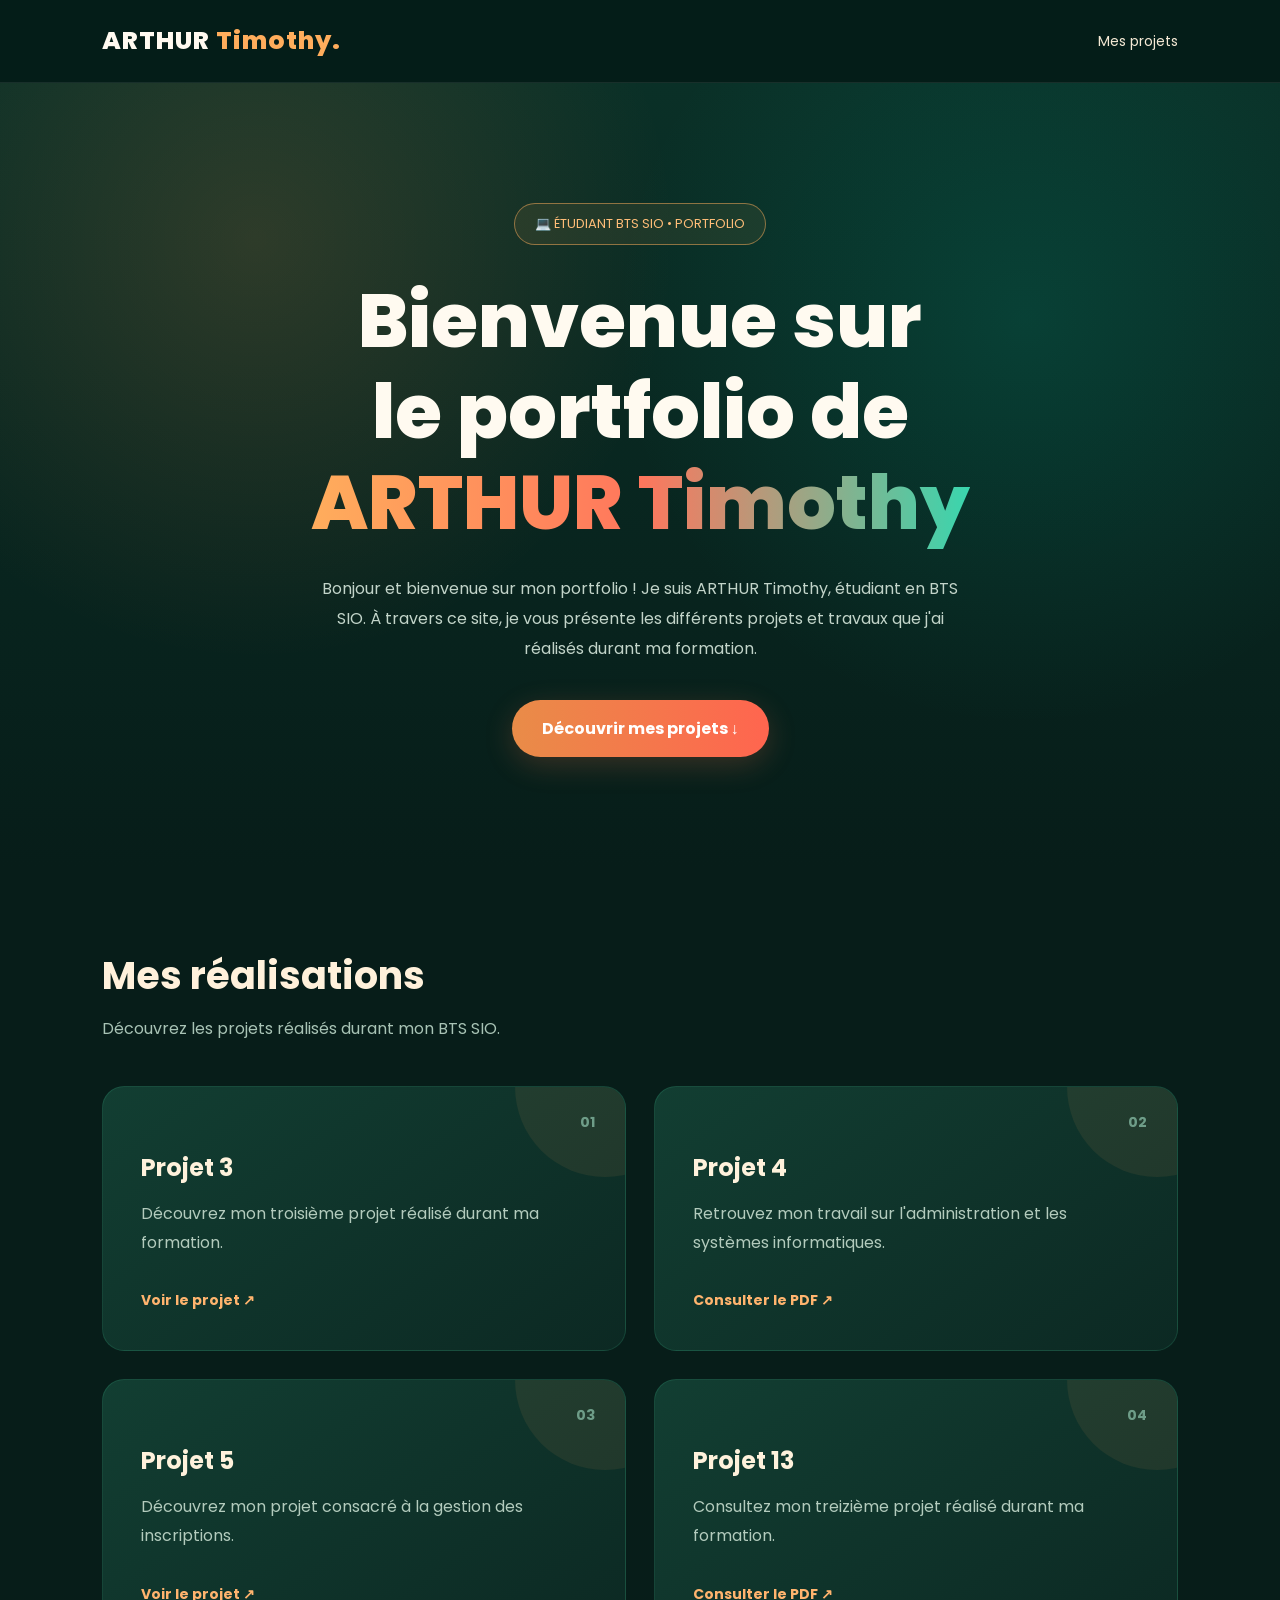
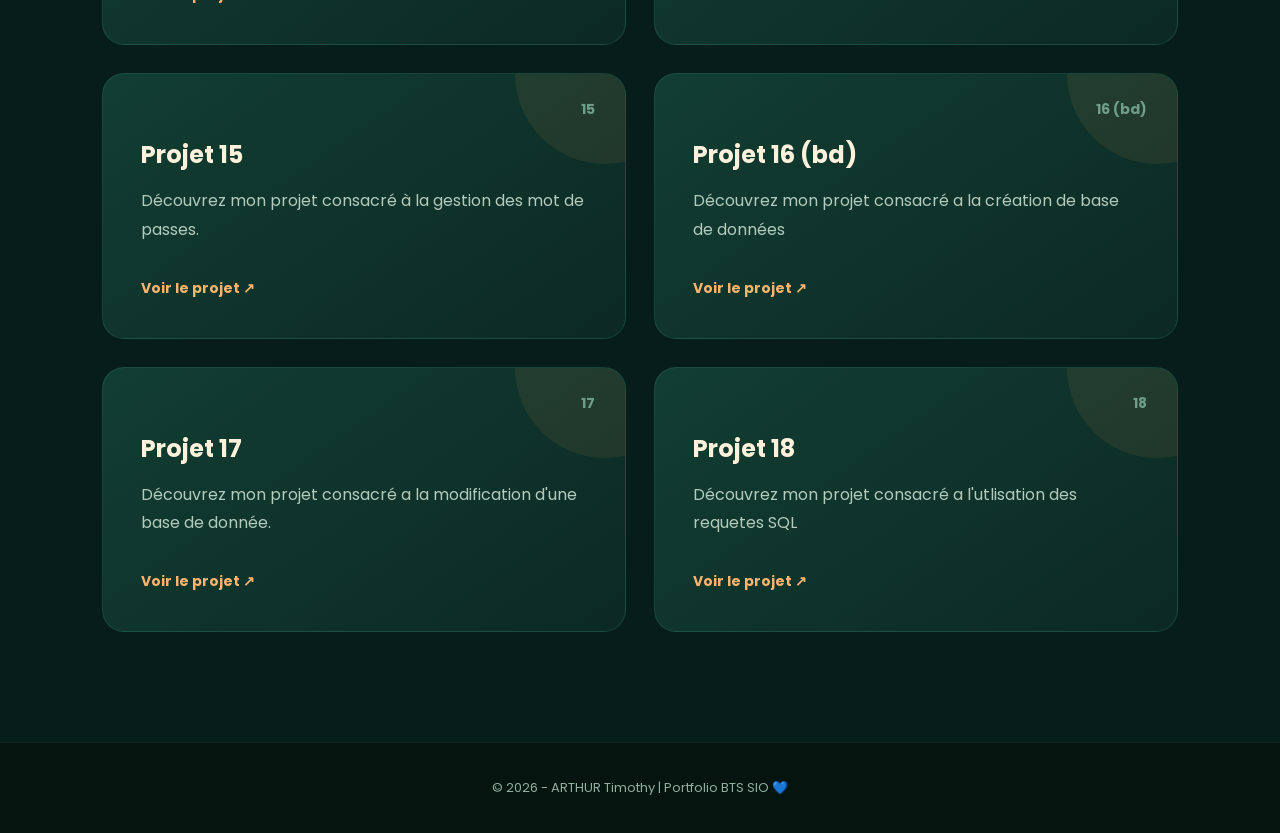
<file: index.html>
<!DOCTYPE html>
<html lang="fr">

<head>
    <meta charset="UTF-8">
    <meta name="viewport" content="width=device-width, initial-scale=1.0">

    <title>ARTHUR Timothy | Portfolio BTS SIO</title>

    <meta name="description" content="Portfolio de ARTHUR Timothy, étudiant en BTS SIO. Découvrez mes projets et réalisations informatiques.">

    <link rel="stylesheet" href="style.css">
</head>

<body>

    <!-- NAVIGATION -->
    <header>
        <nav class="navbar">

            <div class="logo">
                ARTHUR <span>Timothy.</span>
            </div>

            <a href="#projets" class="nav-link">
                Mes projets
            </a>

        </nav>
    </header>


    <!-- PRESENTATION -->
    <main>

        <section class="hero">

            <span class="tag">
                💻 ÉTUDIANT BTS SIO • PORTFOLIO
            </span>

            <h1>
                Bienvenue sur<br>
                le portfolio de<br>
                <span>ARTHUR Timothy</span>
            </h1>

            <p>
                Bonjour et bienvenue sur mon portfolio !

                Je suis ARTHUR Timothy, étudiant en BTS SIO.
                À travers ce site, je vous présente les différents
                projets et travaux que j'ai réalisés durant ma formation.
            </p>

            <a href="#projets" class="btn">
                Découvrir mes projets ↓
            </a>

        </section>


        <!-- PROJETS -->
        <section class="projects" id="projets">

            <h2>Mes réalisations</h2>

            <p class="subtitle">
                Découvrez les projets réalisés durant mon BTS SIO.
            </p>


            <div class="project-grid">


                <!-- PROJET 3 -->
                <a href="frame.html" class="project-card">

                    <div class="project-number">01</div>

                    <div class="project-icon"></div>

                    <h3>Projet 3</h3>

                    <p>
                        Découvrez mon troisième projet réalisé
                        durant ma formation.
                    </p>

                    <span class="project-link">
                        Voir le projet ↗
                    </span>

                </a>


                <!-- PROJET 4 -->
                <a href="tp_administration.pdf"
                   target="_blank"
                   class="project-card">

                    <div class="project-number">02</div>

                    <div class="project-icon"></div>

                    <h3>Projet 4</h3>

                    <p>
                        Retrouvez mon travail sur l'administration
                        et les systèmes informatiques.
                    </p>

                    <span class="project-link">
                        Consulter le PDF ↗
                    </span>

                </a>


                <!-- PROJET 5 -->
                <a href="inscrption.html" class="project-card">

                    <div class="project-number">03</div>

                    <div class="project-icon"></div>

                    <h3>Projet 5</h3>

                    <p>
                        Découvrez mon projet consacré
                        à la gestion des inscriptions.
                    </p>

                    <span class="project-link">
                        Voir le projet ↗
                    </span>

                </a>


                <!-- PROJET 13 -->
                <a href="projet13.pdf"
                   target="_blank"
                   class="project-card">

                    <div class="project-number">04</div>

                    <div class="project-icon"></div>

                    <h3>Projet 13</h3>

                    <p>
                        Consultez mon treizième projet
                        réalisé durant ma formation.
                    </p>

                    <span class="project-link">
                        Consulter le PDF ↗
                    </span>

                </a>
                </a>


                <!-- PROJET 15 -->
                <a href="projet15.html" class="project-card">

                    <div class="project-number">15</div>

                    <div class="project-icon"></div>

                    <h3>Projet 15</h3>

                    <p>
                        Découvrez mon projet consacré
                        à la gestion des mot de passes.
                    </p>

                    <span class="project-link">
                        Voir le projet ↗
                    </span>

                </a>
                 <!-- PROJET 16 -->
                <a href="training.html" class="project-card">

                    <div class="project-number">16 (bd)</div>

                    <div class="project-icon"></div>

                    <h3>Projet 16 (bd)</h3>

                    <p>
                        Découvrez mon projet consacré
                        a la création de base de données
                    </p>

                    <span class="project-link">
                        Voir le projet ↗
                    </span>

                </a>

                                </a>
                 <!-- PROJET 17 -->
                <a href="projet17.html" class="project-card">

                    <div class="project-number">17</div>

                    <div class="project-icon"></div>

                    <h3>Projet 17</h3>

                    <p>
                        Découvrez mon projet consacré
                        a la modification d'une base de donnée.
                    </p>

                    <span class="project-link">
                        Voir le projet ↗
                    </span>

                </a>
                                               </a>
                 <!-- PROJET 18 -->
                <a href="TP18.pdf" class="project-card">

                    <div class="project-number">18</div>

                    <div class="project-icon"></div>

                    <h3>Projet 18</h3>

                    <p>
                        Découvrez mon projet consacré
                        a l'utlisation des requetes SQL
                    </p>

                    <span class="project-link">
                        Voir le projet ↗
                    </span>

                </a>



            </div>

        </section>

    </main>


    <!-- FOOTER -->
    <footer>

        <p>
            © 2026 - ARTHUR Timothy
            | Portfolio BTS SIO 💙
        </p>

    </footer>

</body>
</html>
</file>
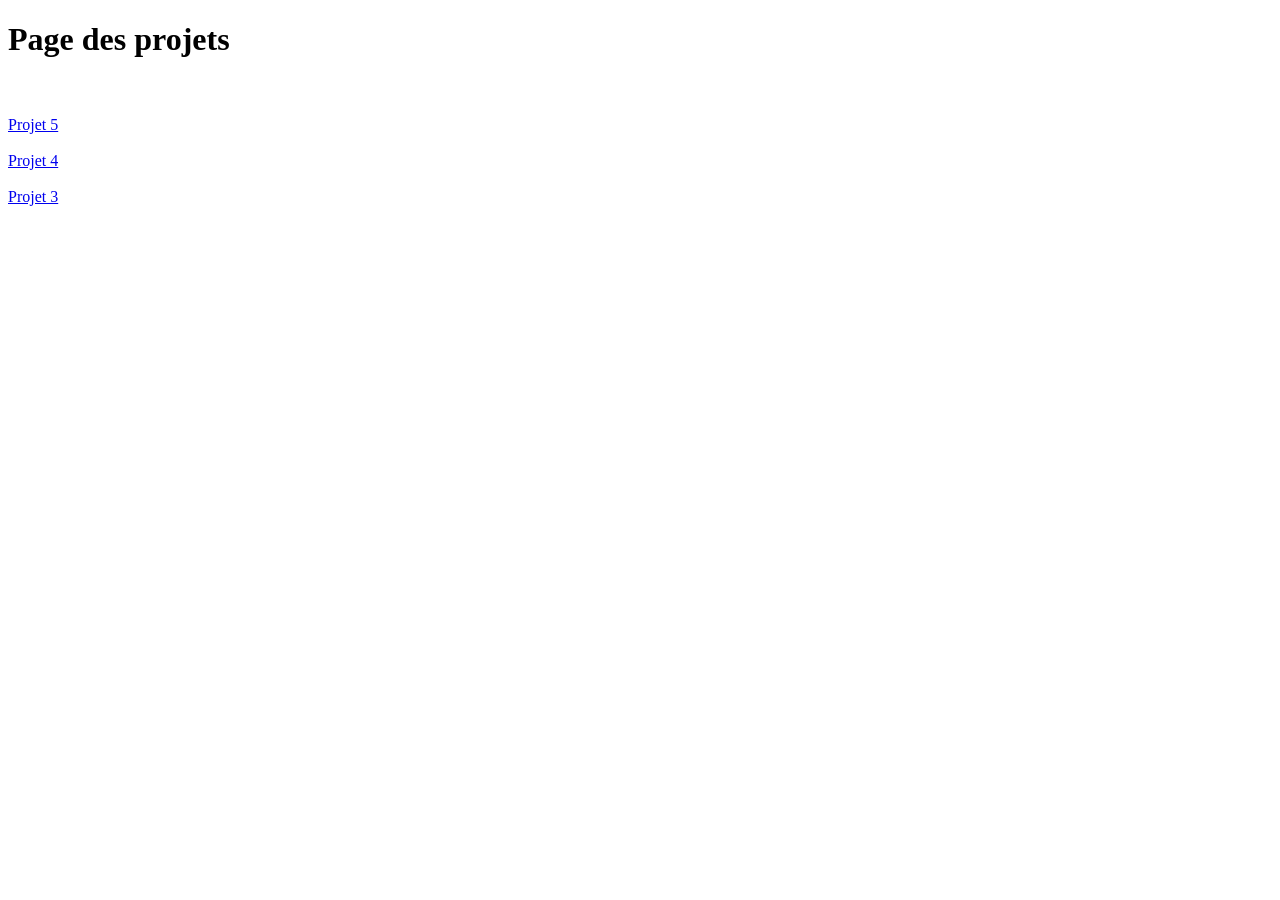
<file: TP/index.html>
<!DOCTYPE html>
<html>
<head>
	<meta charset="utf-8">
	<meta name="viewport" content="width=device-width, initial-scale=1">
	<title>Page des projets</title>
</head>
<body>
	<h1>Page des projets</h1>
	<br>
	<br>
	<a href="inscrption.html">Projet 5 </a>
	<br>
	<br>
	<a href="tp_administration.pdf">Projet 4</a>
	<br>
	<br>
	<a href="frame.html">Projet 3</a>

</body>
</html>
</file>
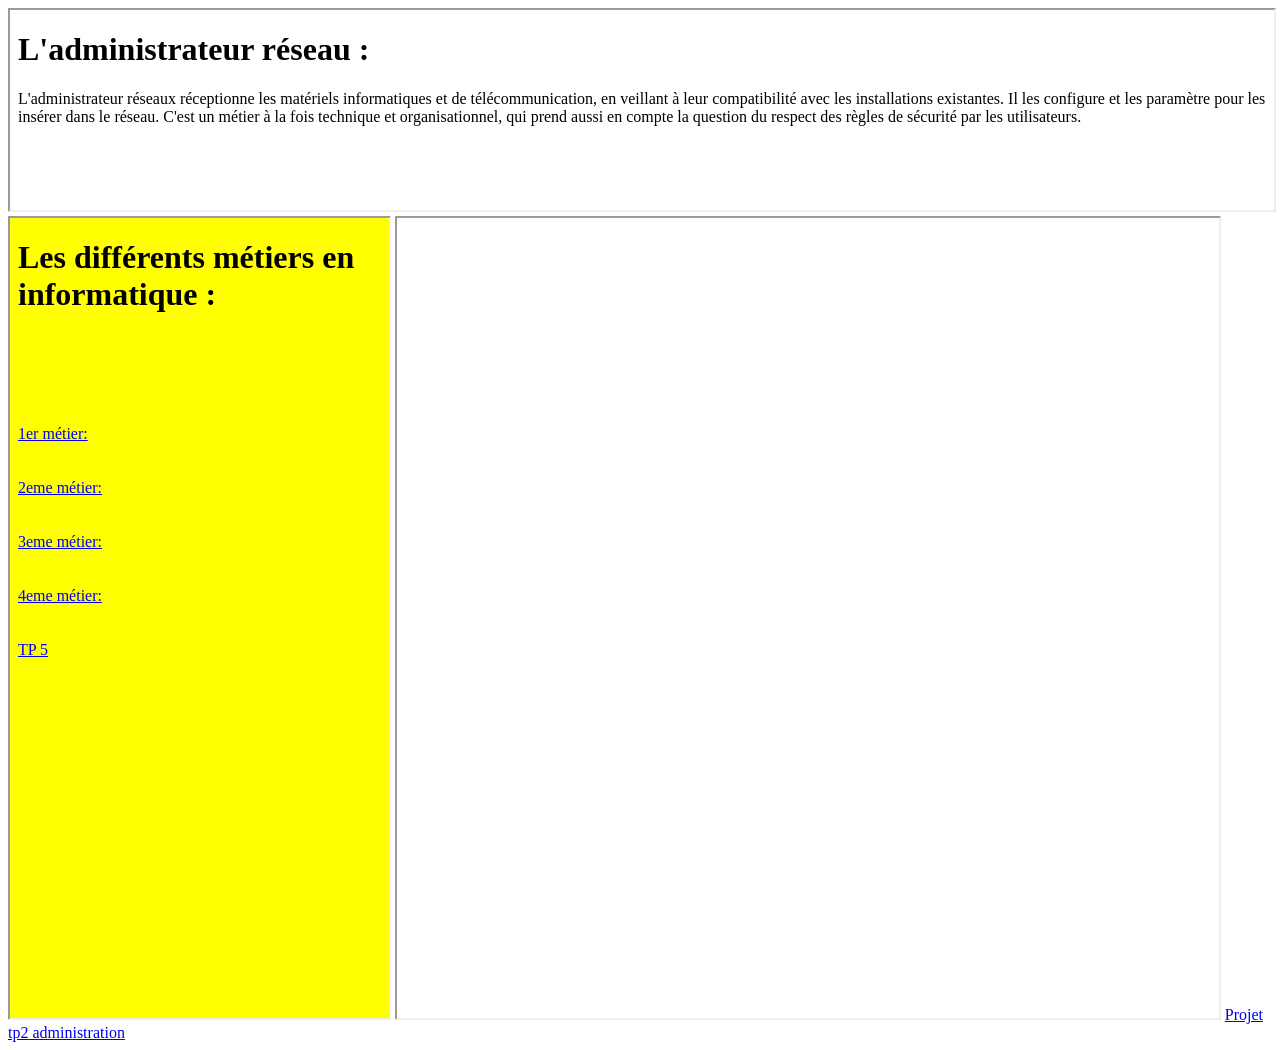
<file: frame.html>
<!DOCTYPE html>
<html>
<head>
	<meta charset="utf-8">
	<meta name="viewport" content="width=device-width, initial-scale=1">
	<title></title>
</head>
<body>
	<iframe src="page 1.html" height="200" width="100%"></iframe>
	<iframe src="page liens.html" height="800" width="30%"></iframe>
	<iframe src="" name="f3" height="800" width="65%"></iframe>
	<a href="tp 2 dministration poste travail.pdf">Projet tp2 administration</a>

</body>
</html>
</file>
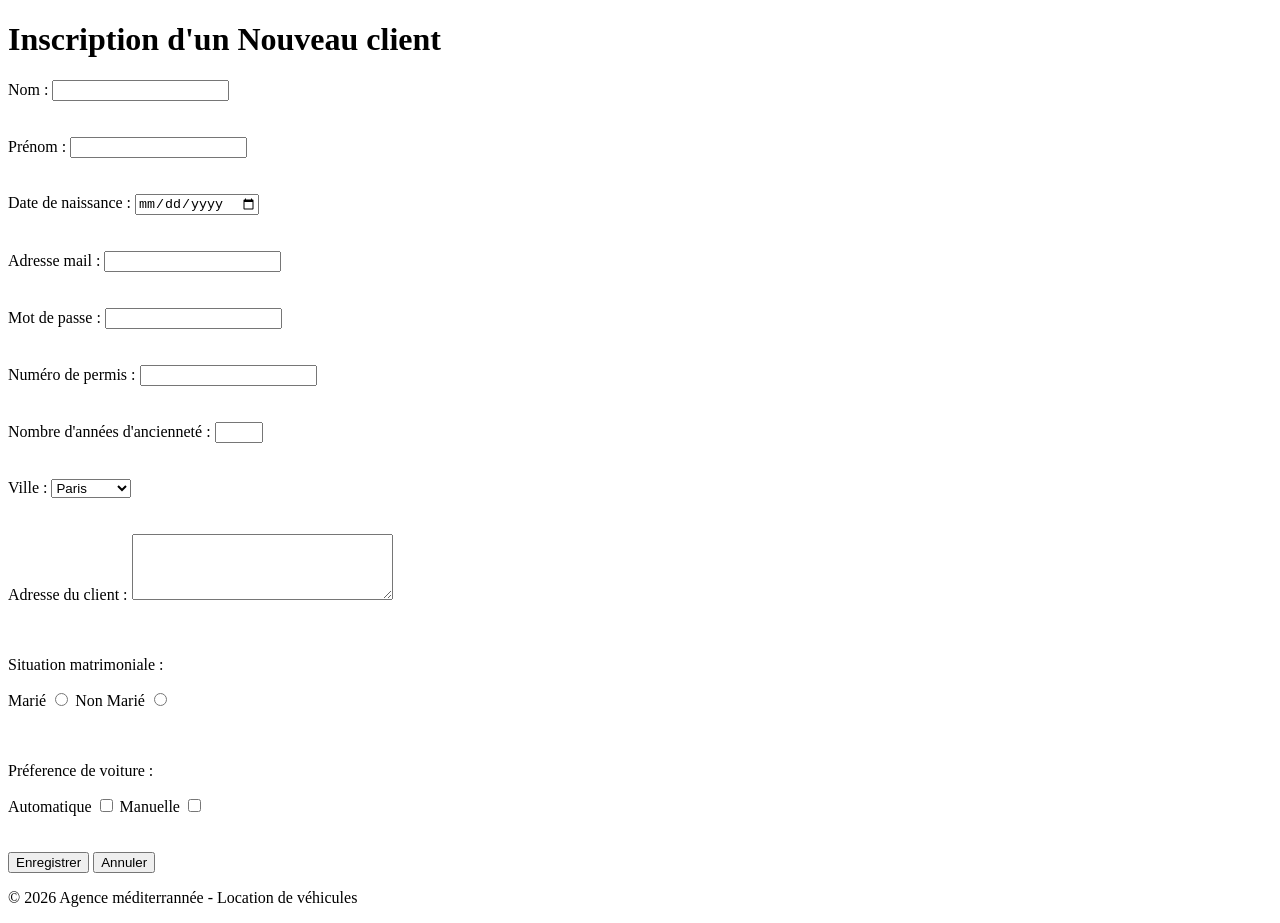
<file: inscrption.html>
<!DOCTYPE html>
<html>
<head>
	<meta charset="utf-8">
	<meta name="viewport" content="width=device-width, initial-scale=1">
	<title>Inscription Nouveau client - Méditerrannée</title>
</head>
<body>
	<header>
		<h1>Inscription d'un Nouveau client</h1>
	</header>

	<section>
		<form action="#" method="post">
		
		<label for="nom">Nom :</label>
		<input type="text" id="nom" name="nom">
		<br>
		<br>
		<br>
		<label for="prenom">Prénom :</label>
		<input type="text" id="prenom" name="prenom">
		<br>
		<br>
		<br>
		<label for="date_naissance">Date de naissance :</label>
		<input type="date" id="date_naissance" name="date_naissance">
		<br>
		<br>
		<br>
		<label for="email">Adresse mail :</label>
		<input type="email" id="email" name="email">
		<br>
		<br>
		<br>
		<label for="mdp">Mot de passe :</label>
		<input type="password" id="password" name="password">
		<br>
		<br>
		<br>
		<label for="permis">Numéro de permis :</label>
		<input type="text" id="permis" name="permis">
		<br>
		<br>
		<br>
		<label for="anciennete">Nombre d'années d'ancienneté :</label>
		<input type="number" id="anciennete" name="anciennete" min="0" max="80">
		<br>
		<br>
		<br>
		<label for="ville">Ville :</label>
		<select id="ville" name="ville">
			<option value="paris">Paris</option>
			<option value="versailles">Versailles</option>
			<option value="creteil">Creteil</option>
			




		</select>
		<br>
		<br>
		<br>
		<label for="adresse">Adresse du client :</label>
		<textarea id="adresse" name="adresse" rows="4" cols="30"></textarea>
		<br>
		<br>
		<br>
		<p>Situation matrimoniale :</p>
		<label for="marie_oui">Marié</label>
		<input type="radio" id="marie_oui" name="marie_oui" value="oui">
		<label for="marie_non">Non Marié</label>
		<input type="radio" id="marie_non" name="marie_non" value="non">
		<br>
		<br>
		<br>
		<p>Préference de voiture :</p>
		<label for="pref_auto">Automatique</label>
		<input type="checkbox" id="pref_auto" name="preference_auto" value="automatique">
		<label for="pref_manuelle">Manuelle</label>
		<input type="checkbox" id="pref_auto" name="preference_manuelle" value="manuelle">
		<br>
		<br>
		<br>
		<button type="submit">Enregistrer</button>
		<button type="reset">Annuler</button>














	</form>
	</section>

	<footer>
		<p>&copy; 2026 Agence méditerrannée - Location de véhicules</p>
	</footer>
	

</body>
</html>
</file>
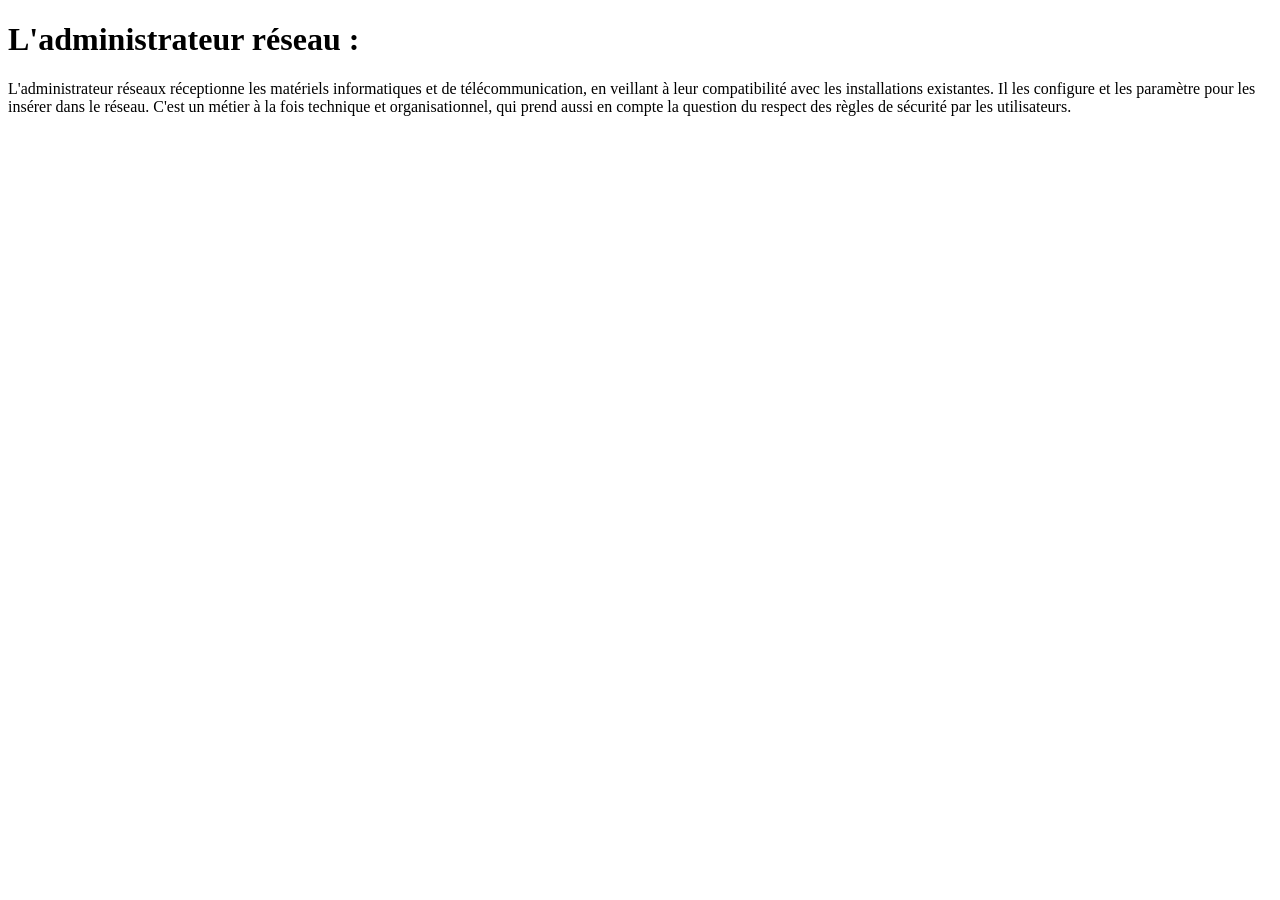
<file: page 1.html>
<!DOCTYPE html>
<html>
<head>
	<meta charset="utf-8">
	<meta name="viewport" content="width=device-width, initial-scale=1">
	<title></title>
</head>
<body>
	<h1> L'administrateur réseau : </h1>
	<p>L'administrateur réseaux réceptionne les matériels informatiques et de télécommunication, en veillant à leur compatibilité avec les installations existantes. Il les configure et les paramètre pour les insérer dans le réseau. C'est un métier à la fois technique et organisationnel, qui prend aussi en compte la question du respect des règles de sécurité par les utilisateurs.</p>

</body>
</html>
</file>
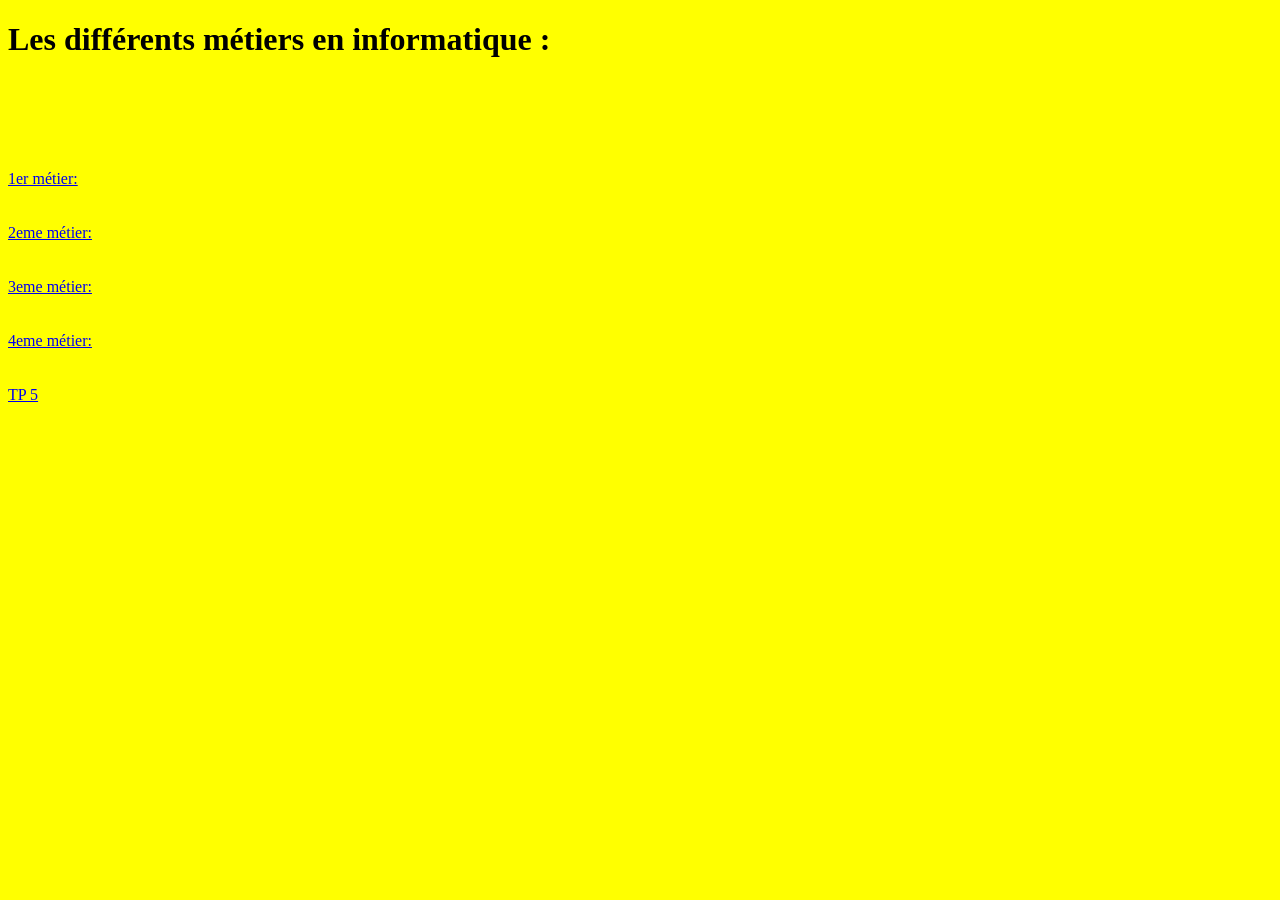
<file: page liens.html>
<!DOCTYPE html>
<html>
<head>
	<meta charset="utf-8">
	<meta name="viewport" content="width=device-width, initial-scale=1">
	<title></title>
</head>
<body bgcolor="yellow">
	<h1>Les différents métiers en informatique :</h1>
	<br/><br/><br/><br/><br/>
	<a href="page métiers 1.html" target="f3"> 1er métier: </a><br/><br/><br/>
	<a href="page métiers 2.html" target="f3"> 2eme métier: </a><br/><br/><br/>
	<a href="page métiers 3.html" target="f3"> 3eme métier: </a><br/><br/><br/>
	<a href="page métiers 4.html" target="f3"> 4eme métier: </a><br/><br/><br/>
	<a href="inscription.html"> TP 5 </a>

</body>
</html>
</file>
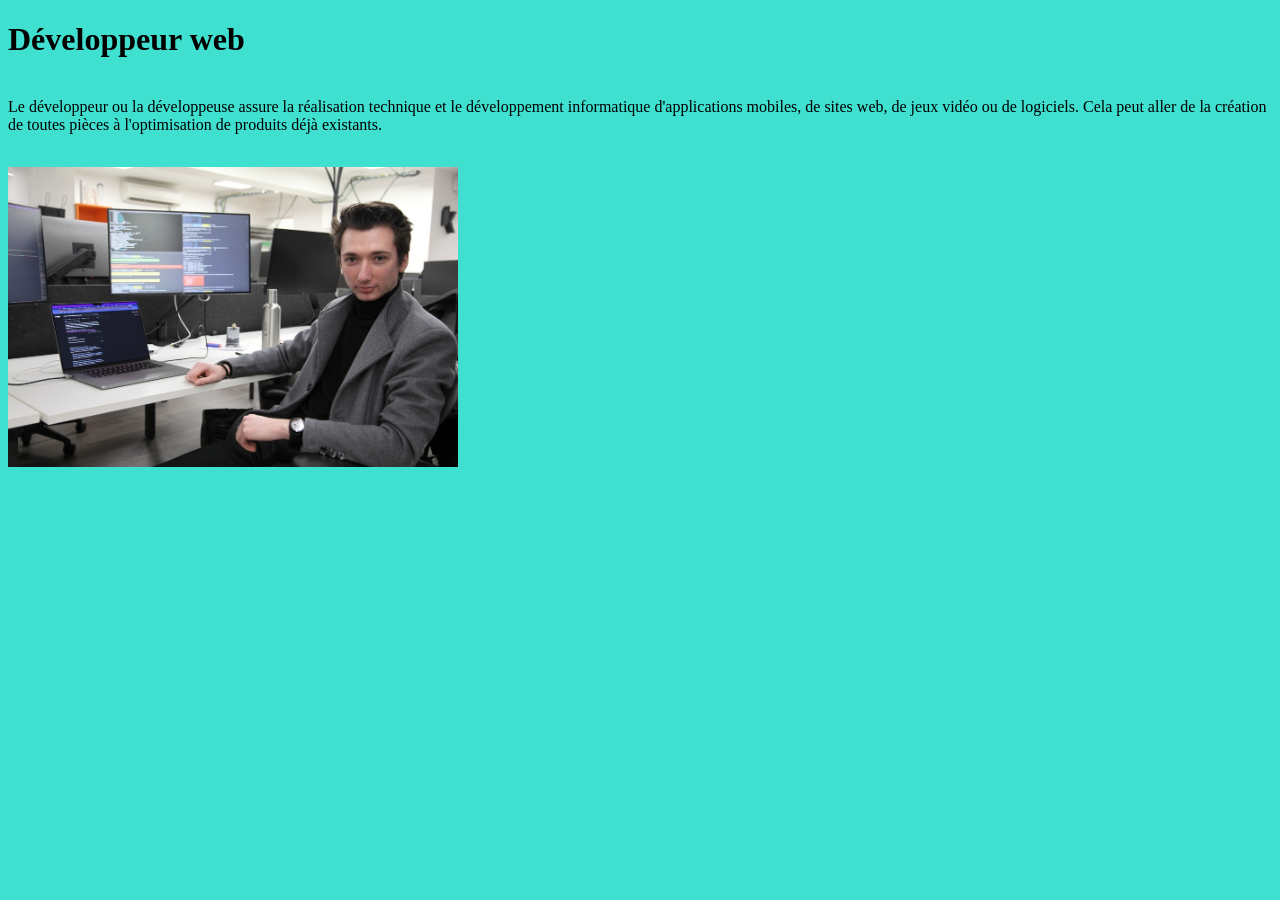
<file: page métiers 1.html>
<!DOCTYPE html>
<html>
<head>
	<meta charset="utf-8">
	<meta name="viewport" content="width=device-width, initial-scale=1">
	<title></title>
</head>
<body bgcolor="turquoise">
	<h1>Développeur web</h1><br/>
	<p1>Le développeur ou la développeuse assure la réalisation technique et le développement informatique d'applications mobiles, de sites web, de jeux vidéo ou de logiciels. Cela peut aller de la création de toutes pièces à l'optimisation de produits déjà existants.</p1><br/><br/>
	<img src="image1.jpg" height="300">
	<iframe width="560" height="315" src="https://www.youtube.com/embed/xeWnX-Y2ljs?si=qaB3cDsD6iP55rY0" title="YouTube video player" frameborder="0" allow="accelerometer; autoplay; clipboard-write; encrypted-media; gyroscope; picture-in-picture; web-share" referrerpolicy="strict-origin-when-cross-origin" allowfullscreen></iframe>

</body>
</html>
</file>
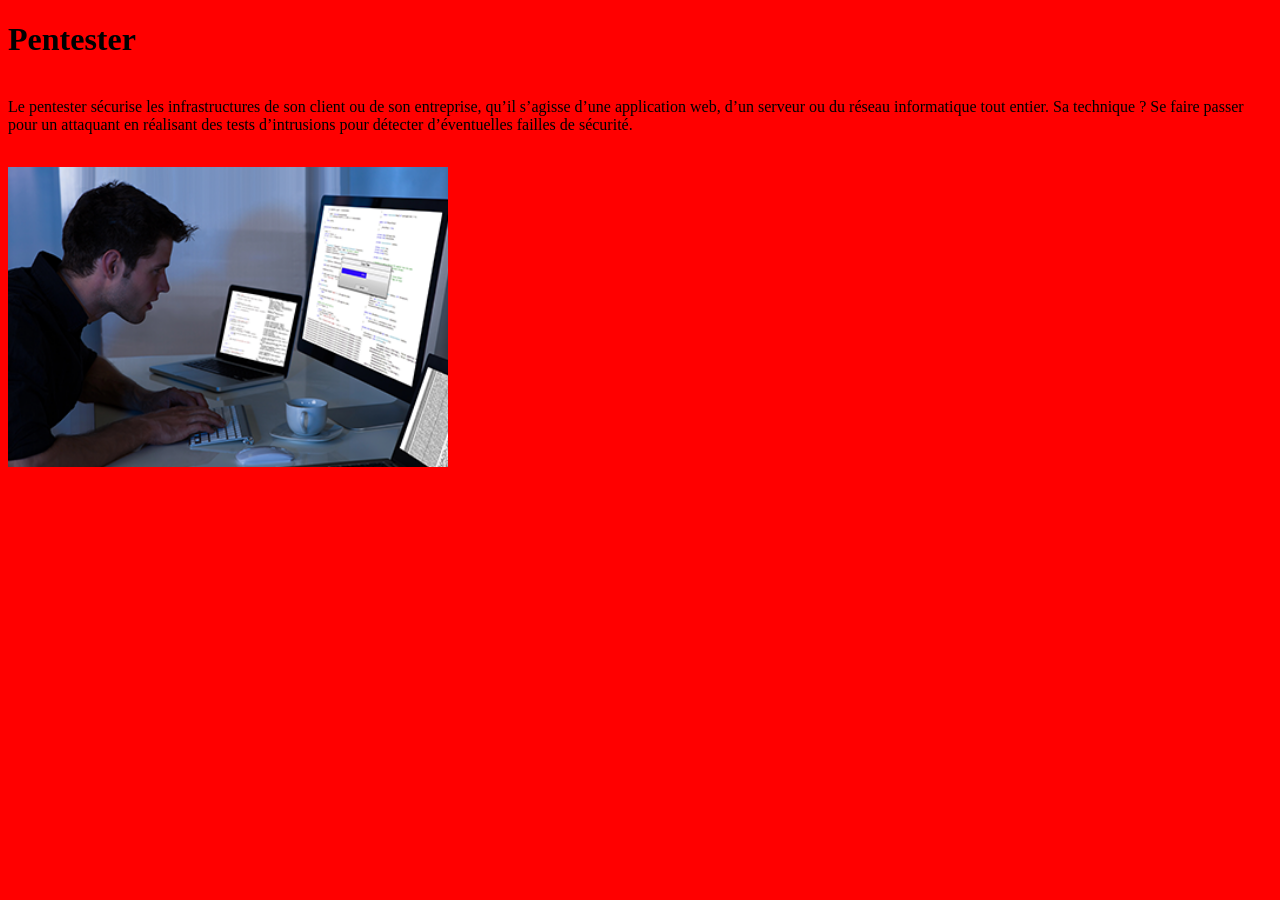
<file: page métiers 2.html>
<!DOCTYPE html>
<html>
<head>
	<meta charset="utf-8">
	<meta name="viewport" content="width=device-width, initial-scale=1">
	<title></title>
</head>
<body bgcolor="red">
	<h1>Pentester</h1><br/>
	<p1>Le pentester sécurise les infrastructures de son client ou de son entreprise, qu’il s’agisse d’une application web, d’un serveur ou du réseau informatique tout entier. Sa technique ? Se faire passer pour un attaquant en réalisant des tests d’intrusions pour détecter d’éventuelles failles de sécurité.</p1><br/><br/>
	<img src="image2.png" height="300">
	<iframe width="560" height="315" src="https://www.youtube.com/embed/cde8jF6-FYI?si=hhkecuAwKw-1LDXx" title="YouTube video player" frameborder="0" allow="accelerometer; autoplay; clipboard-write; encrypted-media; gyroscope; picture-in-picture; web-share" referrerpolicy="strict-origin-when-cross-origin" allowfullscreen></iframe>

</body>
</html>
</file>
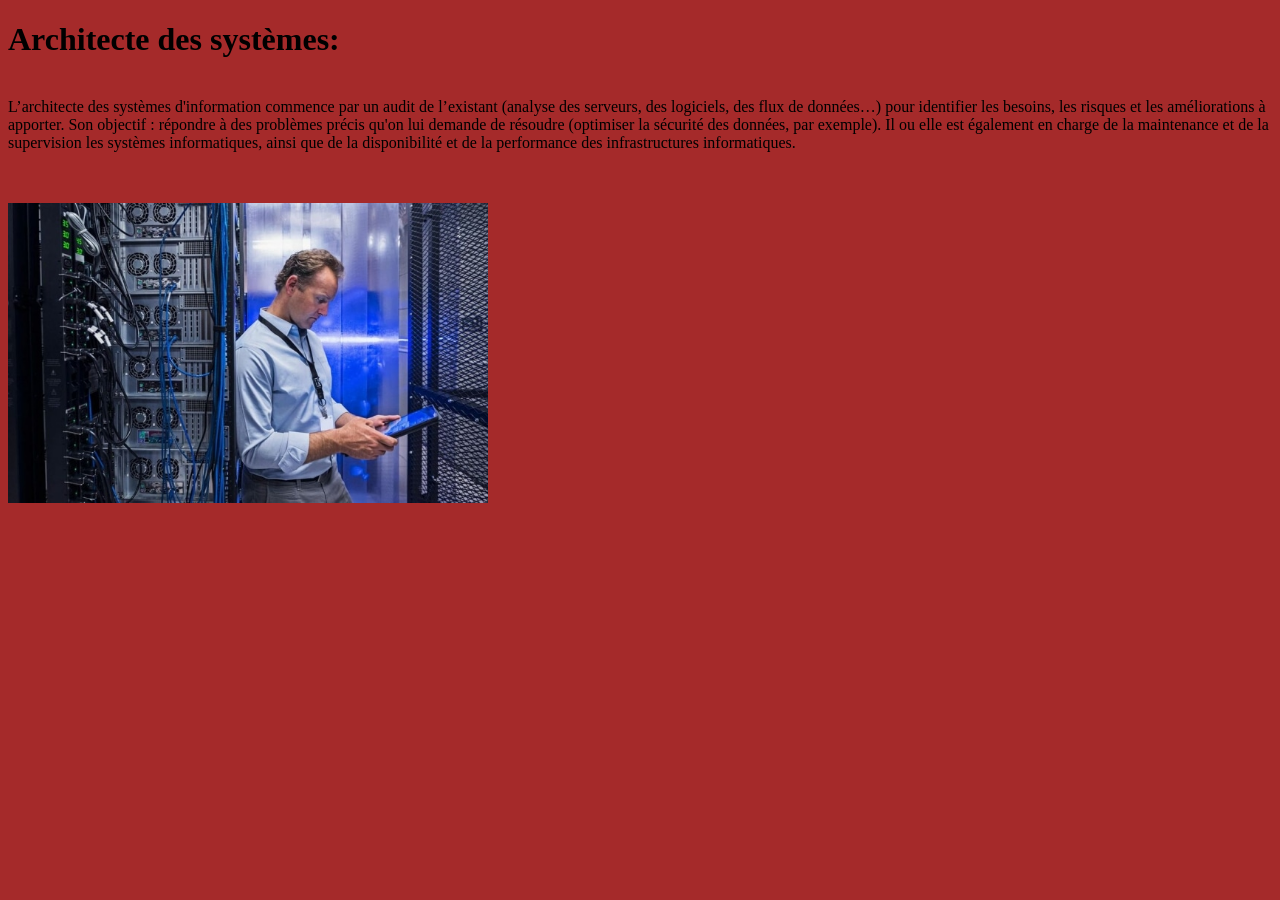
<file: page métiers 3.html>
<!DOCTYPE html>
<html>
<head>
	<meta charset="utf-8">
	<meta name="viewport" content="width=device-width, initial-scale=1">
	<title></title>
</head>
<body bgcolor="brown">
	<h1>Architecte des systèmes: </h1><br/>
	<p1>L’architecte des systèmes d'information commence par un audit de l’existant (analyse des serveurs, des logiciels, des flux de données…) pour identifier les besoins, les risques et les améliorations à apporter. Son objectif : répondre à des problèmes précis qu'on lui demande de résoudre (optimiser la sécurité des données, par exemple). Il ou elle est également en charge de la maintenance et de la supervision les systèmes informatiques, ainsi que de la disponibilité et de la performance des infrastructures informatiques.</p1><br/><br/><br/>
	<img src="image3.jpg" height="300">
	<iframe width="560" height="315" src="https://www.youtube.com/embed/j0NZCzLwK_c?si=vXrUZeh0tXTH_K7l" title="YouTube video player" frameborder="0" allow="accelerometer; autoplay; clipboard-write; encrypted-media; gyroscope; picture-in-picture; web-share" referrerpolicy="strict-origin-when-cross-origin" allowfullscreen></iframe>

</body>
</html>
</file>
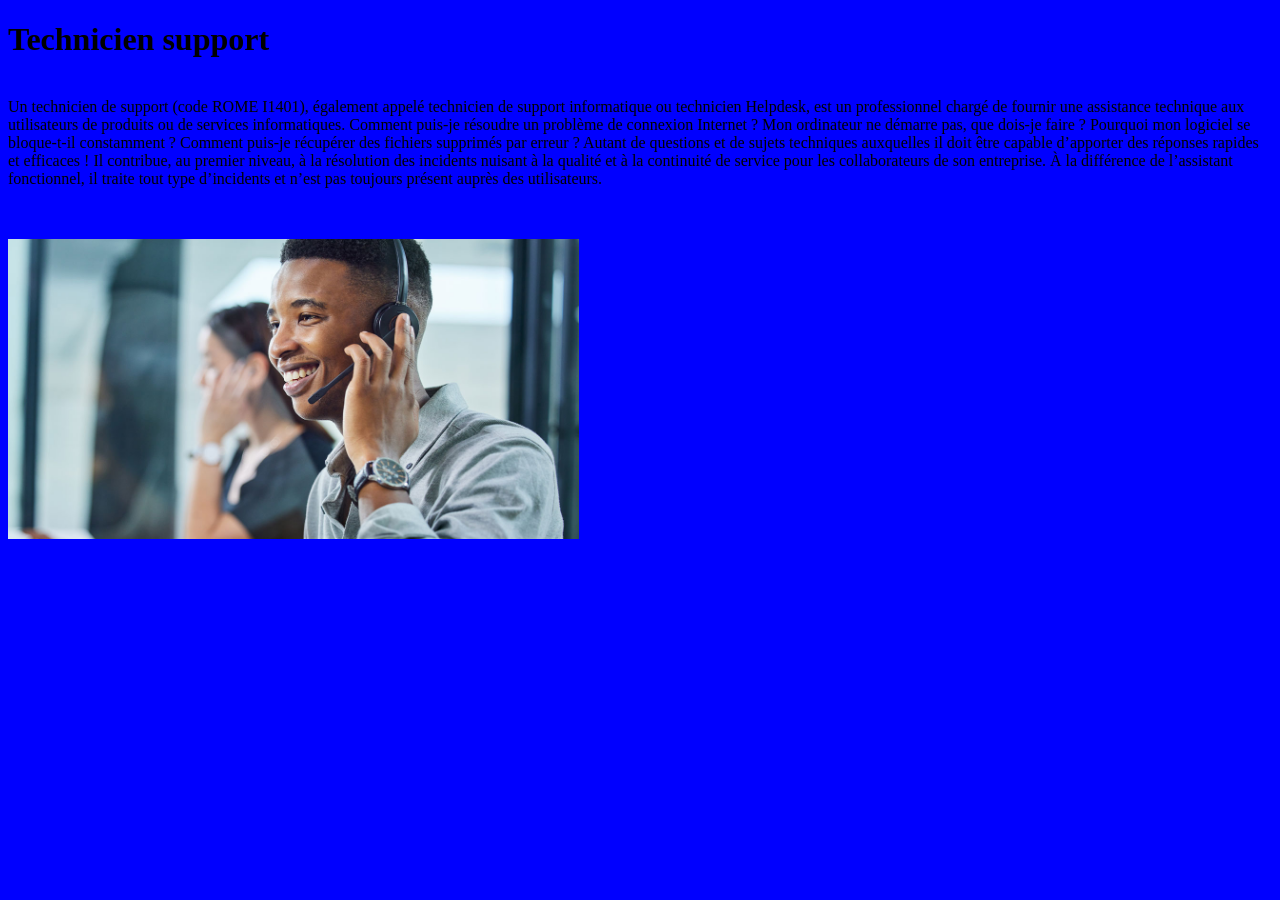
<file: page métiers 4.html>
<!DOCTYPE html>
<html>
<head>
	<meta charset="utf-8">
	<meta name="viewport" content="width=device-width, initial-scale=1">
	<title></title>
</head>
<body bgcolor="blue">
	<h1>Technicien support</h1><br/>
	<p1>Un technicien de support (code ROME I1401), également appelé technicien de support informatique ou technicien Helpdesk, est un professionnel chargé de fournir une assistance technique aux utilisateurs de produits ou de services informatiques. Comment puis-je résoudre un problème de connexion Internet ? Mon ordinateur ne démarre pas, que dois-je faire ? Pourquoi mon logiciel se bloque-t-il constamment ? Comment puis-je récupérer des fichiers supprimés par erreur ? Autant de questions et de sujets techniques auxquelles il doit être capable d’apporter des réponses rapides et efficaces !
	Il contribue, au premier niveau, à la résolution des incidents nuisant à la qualité et à la continuité de service pour les collaborateurs de son entreprise. À la différence de l’assistant fonctionnel, il traite tout type d’incidents et n’est pas toujours présent auprès des utilisateurs.</p1><br/><br/><br/>
	<img src="image4.jpg" height="300">
	<iframe width="560" height="315" src="https://www.youtube.com/embed/K5QXHuwwhio?si=ipjQMDyvhGNui7PY" title="YouTube video player" frameborder="0" allow="accelerometer; autoplay; clipboard-write; encrypted-media; gyroscope; picture-in-picture; web-share" referrerpolicy="strict-origin-when-cross-origin" allowfullscreen></iframe>



</body>
</html>
</file>
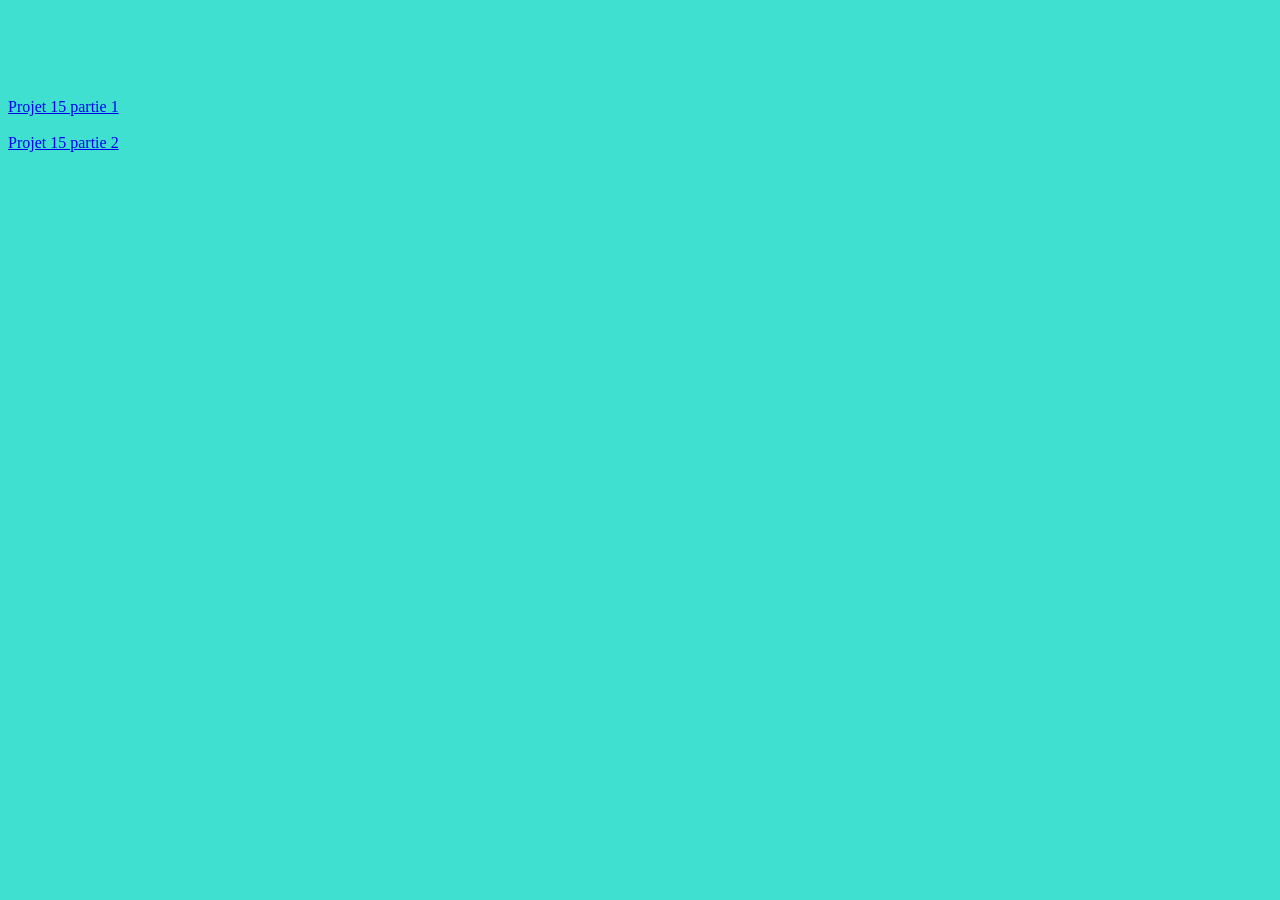
<file: projet15.html>
<!DOCTYPE html>
<html>
<head>
	<meta charset="utf-8">
	<meta name="viewport" content="width=device-width, initial-scale=1">
	<title></title>
</head>
<body bgcolor="turquoise">
	<br>
	<br>
	<br>
	<br>
	<br>


	<a href="partie1.pdf">Projet 15 partie 1</a>
	<br>
	<br>
	<a href="partie2.pdf">Projet 15 partie 2</a>

</body>
</html>
</file>
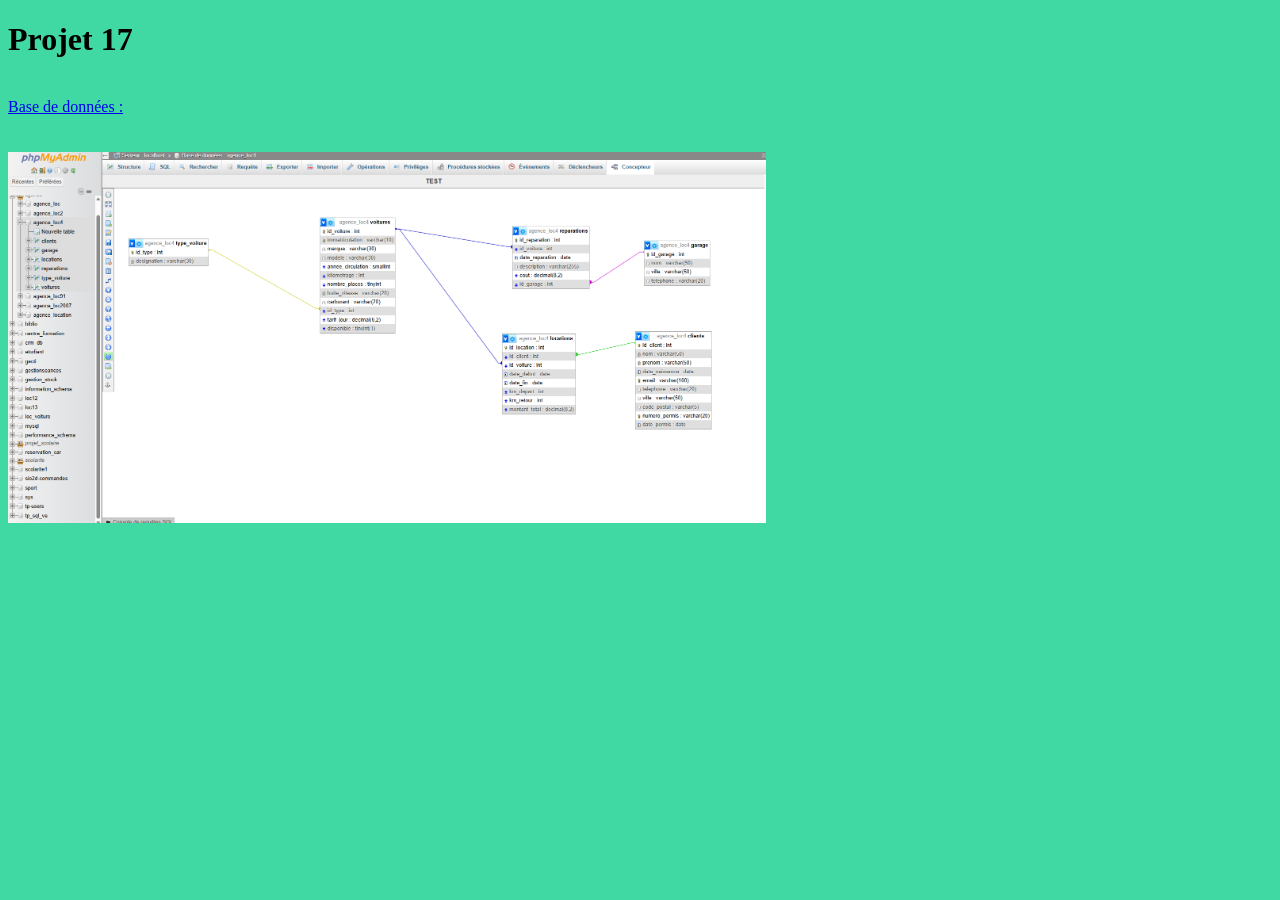
<file: projet17.html>
<!DOCTYPE html>
<html>
<head>
	<meta charset="utf-8">
	<meta name="viewport" content="width=device-width, initial-scale=1">
	<title></title>
</head>
<body bgcolor="41D9A3">

	<h1>Projet 17</h1>
	<br>
	<a href="agence_loc4.sql"> Base de données :</a>
	<br>
	<br>
	<br>
	<img src="loc2.png" width="60%">

</body>
</html>
</file>
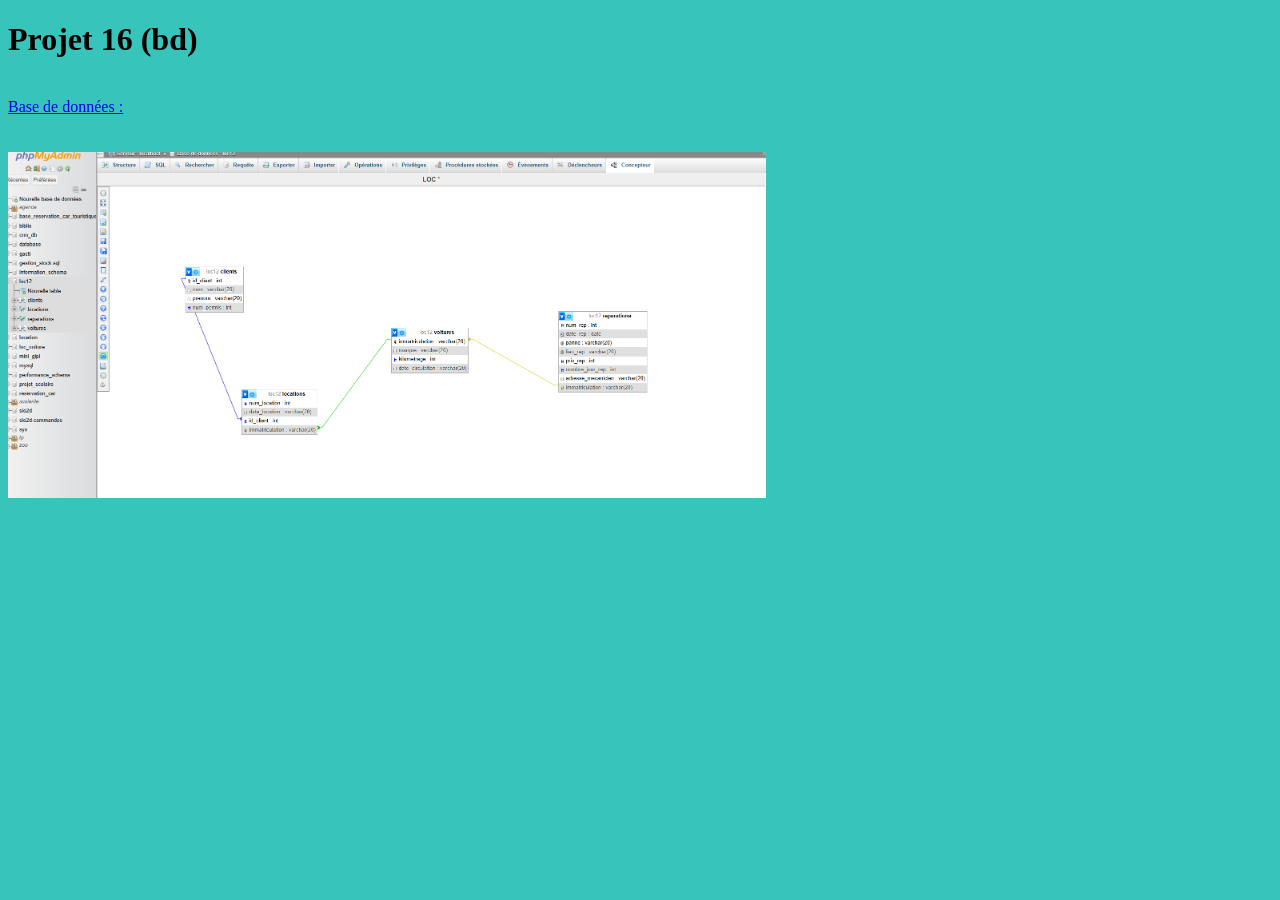
<file: training.html>
<!DOCTYPE html>
<html>
<head>
	<meta charset="utf-8">
	<meta name="viewport" content="width=device-width, initial-scale=1">
	<title></title>
</head>
<body bgcolor="37C4BB">
	<h1>Projet 16 (bd)</h1>
	<br>
	<a href="loc12.sql"> Base de données :</a>
	<br>
	<br>
	<br>
	<img src="loc.png" width="60%">

</body>
</html>
</file>
<file: style.css>
@import url('https://fonts.googleapis.com/css2?family=Poppins:wght@400;500;600;700;800&display=swap');

/* =========================
   CONFIGURATION GENERALE
========================= */

* {
    margin: 0;
    padding: 0;
    box-sizing: border-box;
    scroll-behavior: smooth;
}

body {
    font-family: 'Poppins', sans-serif;
    background: #071d19;
    color: #fffaf0;
    min-height: 100vh;
    overflow-x: hidden;
}

/* =========================
   NAVIGATION
========================= */

header {
    width: 100%;
    padding: 22px 8%;
    background: rgba(5, 30, 25, 0.9);
    backdrop-filter: blur(15px);
    border-bottom: 1px solid rgba(255,255,255,0.08);
    position: relative;
    z-index: 10;
}

.navbar {
    display: flex;
    justify-content: space-between;
    align-items: center;
}

.logo {
    font-size: 25px;
    font-weight: 800;
    letter-spacing: 1px;
}

.logo span {
    color: #ffad5c;
}

.nav-link {
    color: #f5e9d5;
    text-decoration: none;
    font-size: 14px;
    transition: 0.3s;
}

.nav-link:hover {
    color: #ffad5c;
}

/* =========================
   PRESENTATION HERO
========================= */

.hero {
    text-align: center;
    padding: 120px 20px 110px;

    background:
        radial-gradient(circle at 20% 20%, rgba(255,145,70,0.15), transparent 35%),
        radial-gradient(circle at 80% 30%, rgba(0,190,160,0.15), transparent 35%),
        linear-gradient(180deg, #0a3027, #071d19);
}

.tag {
    display: inline-block;
    padding: 10px 20px;
    border: 1px solid rgba(255,173,92,0.5);
    border-radius: 30px;
    color: #ffbd78;
    background: rgba(255,173,92,0.08);
    font-size: 13px;
    margin-bottom: 30px;
}

.hero h1 {
    font-size: clamp(38px, 7vw, 76px);
    font-weight: 800;
    line-height: 1.2;
    margin-bottom: 25px;
}

.hero h1 span {
    background: linear-gradient(
        90deg,
        #ffad5c,
        #ff765c,
        #39d6ae
    );

    -webkit-background-clip: text;
    background-clip: text;
    color: transparent;
}

.hero p {
    color: #c2d4c9;
    font-size: 16px;
    max-width: 650px;
    line-height: 1.9;
    margin: 0 auto 35px;
}

/* =========================
   BOUTON
========================= */

.btn {
    display: inline-block;
    padding: 16px 30px;

    background: linear-gradient(
        90deg,
        #e98c48,
        #ff654f
    );

    color: white;
    text-decoration: none;
    border-radius: 50px;
    font-weight: 700;

    transition: 0.35s;

    box-shadow: 0 8px 30px rgba(255,120,75,0.2);
}

.btn:hover {
    transform: translateY(-5px) scale(1.03);
    box-shadow: 0 12px 35px rgba(255,120,75,0.4);
}

/* =========================
   SECTION PROJETS
========================= */

.projects {
    padding: 80px 8% 110px;
    max-width: 1400px;
    margin: auto;
}

.projects h2 {
    font-size: 38px;
    margin-bottom: 12px;
    color: #fff1db;
}

.subtitle {
    color: #a8c3b5;
    margin-bottom: 45px;
}

/* =========================
   GRILLE
========================= */

.project-grid {
    display: grid;
    grid-template-columns: repeat(2, 1fr);
    gap: 28px;
}

/* =========================
   CARTES PROJETS
========================= */

.project-card {
    position: relative;
    display: block;

    padding: 38px;

    background: linear-gradient(
        145deg,
        #123e32,
        #0c2923
    );

    border: 1px solid rgba(74,211,163,0.15);
    border-radius: 22px;

    text-decoration: none;
    color: white;

    overflow: hidden;

    transition: 0.4s ease;
}

/* Lumière décorative */

.project-card::before {
    content: "";
    position: absolute;

    width: 180px;
    height: 180px;

    background: rgba(255,166,90,0.08);
    border-radius: 50%;

    top: -90px;
    right: -70px;

    transition: 0.4s;
}

.project-card:hover {
    transform: translateY(-10px);

    border-color: #ffad5c;

    box-shadow:
        0 15px 45px rgba(0,0,0,0.3),
        0 0 20px rgba(255,173,92,0.08);
}

.project-card:hover::before {
    transform: scale(1.5);
}

.project-number {
    position: absolute;
    top: 25px;
    right: 30px;

    color: #6e9d88;
    font-size: 14px;
    font-weight: 700;
}

.project-icon {
    font-size: 40px;
    margin-bottom: 25px;
}

.project-card h3 {
    font-size: 24px;
    margin-bottom: 15px;
    color: #fff2dc;
}

.project-card p {
    color: #b3cbbd;
    margin-bottom: 30px;
    line-height: 1.8;
}

.project-link {
    color: #ffb46e;
    font-weight: 700;
    font-size: 14px;
}

/* =========================
   FOOTER
========================= */

footer {
    text-align: center;
    padding: 35px 15px;

    background: #041510;

    border-top: 1px solid rgba(255,255,255,0.08);

    color: #92ae9e;
    font-size: 13px;
}

/* =========================
   ANIMATIONS
========================= */

@keyframes apparition {
    from {
        opacity: 0;
        transform: translateY(25px);
    }

    to {
        opacity: 1;
        transform: translateY(0);
    }
}

.hero,
.projects {
    animation: apparition 0.9s ease both;
}

/* =========================
   RESPONSIVE MOBILE
========================= */

@media (max-width: 700px) {

    header {
        padding: 20px 6%;
    }

    .logo {
        font-size: 20px;
    }

    .hero {
        padding: 85px 20px;
    }

    .hero h1 {
        font-size: 39px;
    }

    .project-grid {
        grid-template-columns: 1fr;
    }

    .projects {
        padding: 55px 6% 75px;
    }

    .projects h2 {
        font-size: 30px;
    }

    .project-card {
        padding: 30px;
    }

}
</file>
